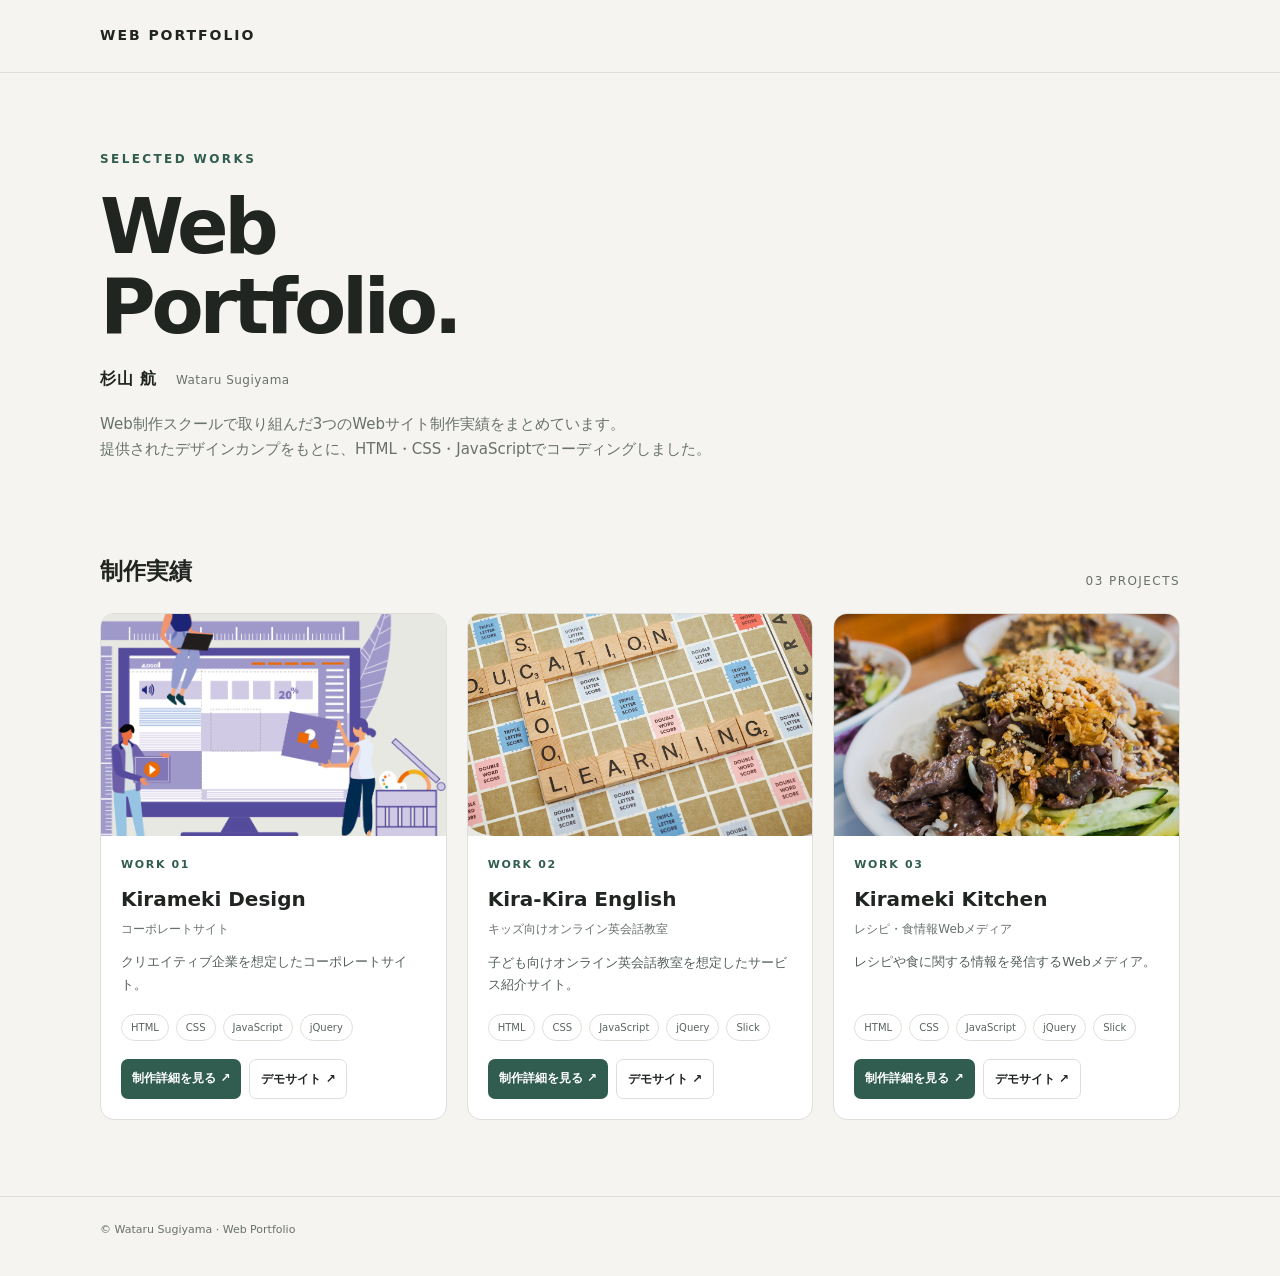
<file: index.html>
<!doctype html>
<html lang="ja">
  <head>
    <meta charset="utf-8" />
    <meta name="viewport" content="width=device-width,initial-scale=1" />
    <meta
      name="description"
      content="杉山 航のWeb制作ポートフォリオ。Web制作スクールで取り組んだ3つのWebサイト制作実績を紹介します。"
    />
    <title>杉山 航 | Web Portfolio</title>
    <style>
      :root {
        --ink: #202522;
        --muted: #68716b;
        --paper: #f5f4f0;
        --line: #dedfd8;
        --accent: #315d50;
      }
      * {
        box-sizing: border-box;
      }
      body {
        margin: 0;
        background: var(--paper);
        color: var(--ink);
        font-family:
          system-ui,
          -apple-system,
          "Noto Sans JP",
          sans-serif;
        line-height: 1.7;
      }
      a {
        color: inherit;
      }
      .wrap {
        width: min(1080px, calc(100% - 40px));
        margin: auto;
      }
      header {
        padding: 24px 0;
        border-bottom: 1px solid var(--line);
      }
      .brand {
        font-size: 14px;
        font-weight: 750;
        letter-spacing: 0.14em;
      }
      .hero {
        padding: 76px 0 56px;
      }
      .eyebrow {
        font-size: 12px;
        letter-spacing: 0.2em;
        color: var(--accent);
        font-weight: 750;
      }
      h1 {
        font-size: clamp(42px, 7vw, 76px);
        line-height: 1.05;
        letter-spacing: -0.055em;
        margin: 18px 0;
      }
      .author {
        margin: 0 0 20px;
        font-size: 16px;
        font-weight: 700;
        letter-spacing: 0.06em;
      }
      .author span {
        font-size: 12px;
        font-weight: 500;
        color: var(--muted);
        margin-left: 12px;
        letter-spacing: 0.04em;
      }
      .intro {
        max-width: 1080px;
        color: var(--muted);
        font-size: 15px;
      }
      .works-head {
        display: flex;
        align-items: end;
        justify-content: space-between;
        margin: 18px 0 22px;
      }
      h2 {
        font-size: 23px;
        margin: 0;
      }
      .count {
        font-size: 12px;
        color: var(--muted);
        letter-spacing: 0.12em;
      }
      .grid {
        display: grid;
        grid-template-columns: repeat(3, 1fr);
        gap: 20px;
        padding-bottom: 76px;
      }
      .card {
        background: #fff;
        border: 1px solid var(--line);
        border-radius: 14px;
        overflow: hidden;
        display: flex;
        flex-direction: column;
      }
      .thumb {
        aspect-ratio: 1.55;
        overflow: hidden;
        background: #e8e8e2;
      }
      .thumb img {
        width: 100%;
        height: 100%;
        object-fit: cover;
        display: block;
      }
      .body {
        padding: 20px;
        display: flex;
        flex: 1;
        flex-direction: column;
      }
      .num {
        font-size: 11px;
        letter-spacing: 0.15em;
        color: var(--accent);
        font-weight: 750;
      }
      h3 {
        font-size: 20px;
        margin: 7px 0 3px;
      }
      .jp {
        font-size: 12px;
        color: var(--muted);
        margin-bottom: 12px;
      }
      .desc {
        font-size: 13px;
        color: #555f59;
        margin: 0 0 18px;
      }
      .tags {
        display: flex;
        gap: 7px;
        flex-wrap: wrap;
        margin-top: auto;
      }
      .tag {
        font-size: 10px;
        padding: 4px 9px;
        border: 1px solid var(--line);
        border-radius: 99px;
        color: #59635d;
      }
      .actions {
        display: flex;
        gap: 8px;
        margin-top: 18px;
        flex-wrap: wrap;
      }
      .actions a {
        font-size: 12px;
        font-weight: 700;
        text-decoration: none;
        border-radius: 7px;
        padding: 9px 11px;
      }
      .detail {
        background: #315d50;
        color: white;
      }
      .demo {
        border: 1px solid var(--line);
      }
      footer {
        border-top: 1px solid var(--line);
        padding: 24px 0 36px;
        color: var(--muted);
        font-size: 11px;
      }
      @media (max-width: 760px) {
        .hero {
          padding: 55px 0 38px;
        }
        .grid {
          grid-template-columns: 1fr;
          gap: 15px;
        }
        .card {
          display: grid;
          grid-template-columns: 38% 1fr;
        }
        .thumb {
          height: 100%;
          min-height: 190px;
          aspect-ratio: auto;
        }
        .body {
          padding: 16px;
        }
        .desc {
          font-size: 12px;
        }
      }
      @media (max-width: 420px) {
        .card {
          grid-template-columns: 1fr;
        }
        .thumb {
          aspect-ratio: 1.65;
          min-height: 0;
        }
        .hero {
          padding-top: 42px;
        }
        .author span {
          display: block;
          margin: 2px 0 0;
        }
      }
    </style>
  </head>
  <body>
    <header><div class="wrap brand">WEB PORTFOLIO</div></header>
    <main class="wrap">
      <section class="hero">
        <div class="eyebrow">SELECTED WORKS</div>
        <h1>Web<br />Portfolio.</h1>
        <p class="author">杉山 航 <span>Wataru Sugiyama</span></p>
        <p class="intro">
          Web制作スクールで取り組んだ3つのWebサイト制作実績をまとめています。<br />
          提供されたデザインカンプをもとに、HTML・CSS・JavaScriptでコーディングしました。
        </p>
      </section>
      <section>
        <div class="works-head">
          <h2>制作実績</h2>
          <span class="count">03 PROJECTS</span>
        </div>
        <div class="grid">
          <article class="card">
            <div class="thumb">
              <img
                src="./corporate-site/assets/images/cover/cover_bg_pc.png"
                alt="Kirameki Design"
              />
            </div>
            <div class="body">
              <span class="num">WORK 01</span>
              <h3>Kirameki Design</h3>
              <div class="jp">コーポレートサイト</div>
              <p class="desc">
                クリエイティブ企業を想定したコーポレートサイト。
              </p>
              <div class="tags">
                <span class="tag">HTML</span><span class="tag">CSS</span
                ><span class="tag">JavaScript</span
                ><span class="tag">jQuery</span>
              </div>
              <div class="actions">
                <a class="detail" href="./works/corporate-site.html"
                  >制作詳細を見る ↗</a
                ><a class="demo" href="./corporate-site/">デモサイト ↗</a>
              </div>
            </div>
          </article>
          <article class="card">
            <div class="thumb">
              <img
                src="./final-exam/images/cover/cover_pc_5.png"
                alt="Kira-Kira English"
              />
            </div>
            <div class="body">
              <span class="num">WORK 02</span>
              <h3>Kira-Kira English</h3>
              <div class="jp">キッズ向けオンライン英会話教室</div>
              <p class="desc">
                子ども向けオンライン英会話教室を想定したサービス紹介サイト。
              </p>
              <div class="tags">
                <span class="tag">HTML</span><span class="tag">CSS</span
                ><span class="tag">JavaScript</span
                ><span class="tag">jQuery</span><span class="tag">Slick</span>
              </div>
              <div class="actions">
                <a class="detail" href="./works/kira-kira-english.html"
                  >制作詳細を見る ↗</a
                ><a class="demo" href="./final-exam/">デモサイト ↗</a>
              </div>
            </div>
          </article>
          <article class="card">
            <div class="thumb">
              <img
                src="./recipe/images/cover/cover_pc_1.jpg"
                alt="Kirameki Kitchen"
              />
            </div>
            <div class="body">
              <span class="num">WORK 03</span>
              <h3>Kirameki Kitchen</h3>
              <div class="jp">レシピ・食情報Webメディア</div>
              <p class="desc">レシピや食に関する情報を発信するWebメディア。</p>
              <div class="tags">
                <span class="tag">HTML</span><span class="tag">CSS</span
                ><span class="tag">JavaScript</span
                ><span class="tag">jQuery</span><span class="tag">Slick</span>
              </div>
              <div class="actions">
                <a class="detail" href="./works/kirameki-kitchen.html"
                  >制作詳細を見る ↗</a
                ><a class="demo" href="./recipe/">デモサイト ↗</a>
              </div>
            </div>
          </article>
        </div>
      </section>
    </main>
    <footer><div class="wrap">© Wataru Sugiyama · Web Portfolio</div></footer>
  </body>
</html>
</file>
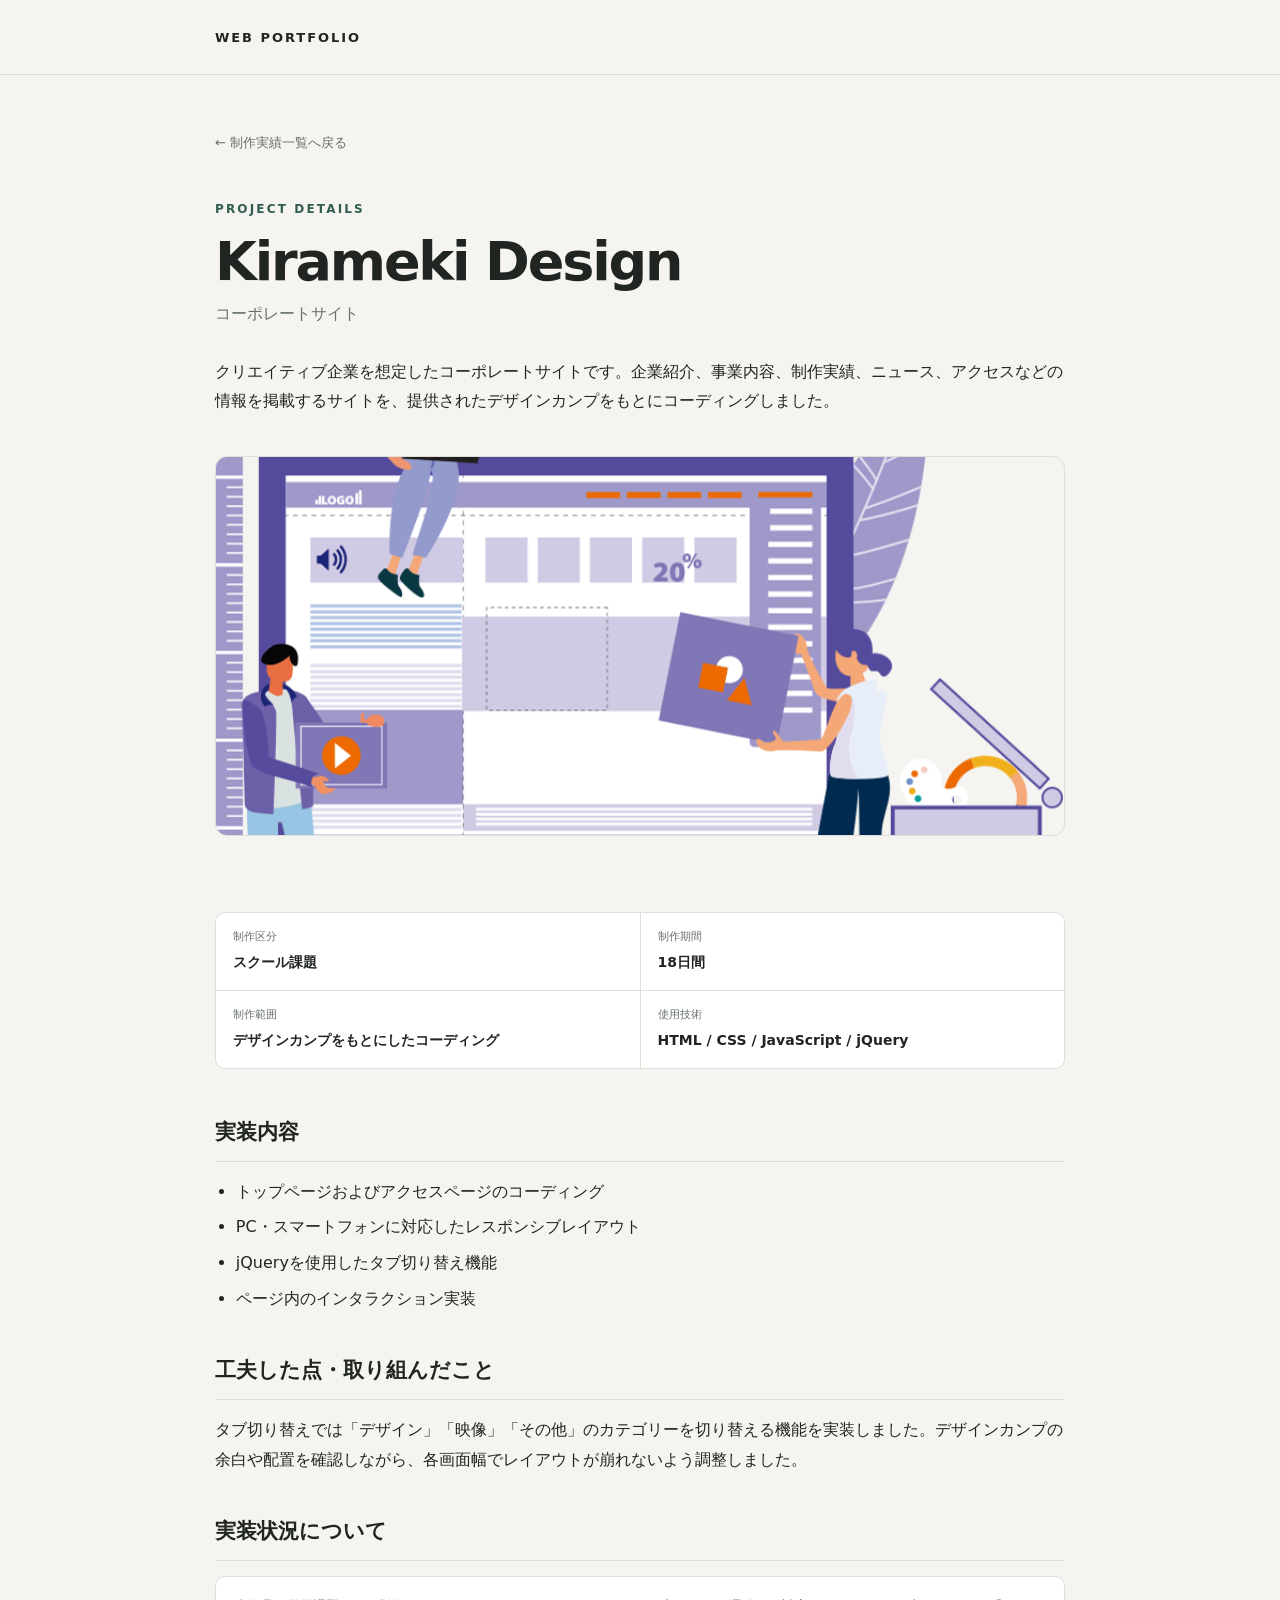
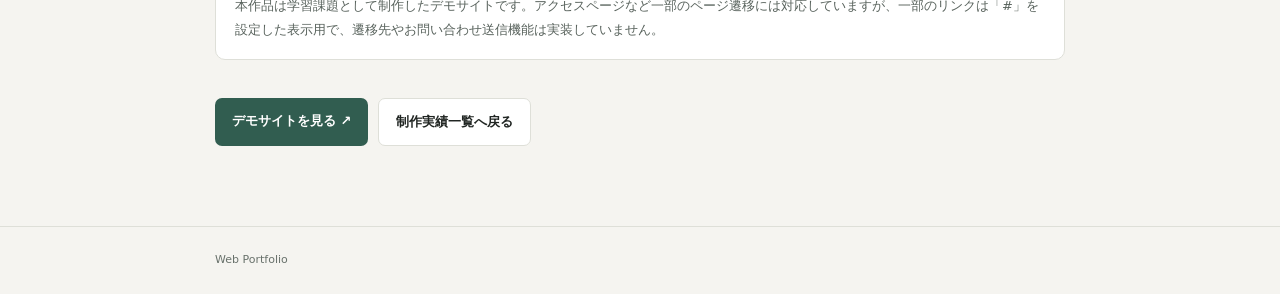
<file: works/corporate-site.html>
<!doctype html><html lang="ja"><head><meta charset="utf-8"><meta name="viewport" content="width=device-width,initial-scale=1"><meta name="description" content="Kirameki Designの制作内容・実装内容を紹介します。"><title>Kirameki Design｜制作詳細</title><style>
:root{--ink:#202522;--muted:#68716b;--paper:#f5f4f0;--line:#dedfd8;--accent:#315d50}
*{box-sizing:border-box}body{margin:0;background:var(--paper);color:var(--ink);font-family:system-ui,-apple-system,"Noto Sans JP",sans-serif;line-height:1.85}
a{color:inherit}.wrap{width:min(850px,calc(100% - 40px));margin:auto}header{padding:22px 0;border-bottom:1px solid var(--line)}.brand{font-size:13px;font-weight:750;letter-spacing:.15em;text-decoration:none}
main{padding:52px 0 80px}.back{font-size:13px;color:var(--muted);text-decoration:none}.eyebrow{margin-top:42px;color:var(--accent);font-size:12px;font-weight:750;letter-spacing:.18em}
h1{font-size:clamp(34px,6vw,54px);line-height:1.2;letter-spacing:-.04em;margin:10px 0 4px}.subtitle{color:var(--muted);margin:0 0 28px}.lead{font-size:16px}
.heroimg{width:100%;max-height:380px;object-fit:cover;border-radius:12px;margin:28px 0 36px;border:1px solid var(--line)}
.meta{display:grid;grid-template-columns:repeat(2,1fr);gap:1px;background:var(--line);border:1px solid var(--line);border-radius:10px;overflow:hidden;margin:30px 0 44px}.meta div{background:white;padding:14px 17px}.meta dt{font-size:11px;color:var(--muted)}.meta dd{margin:3px 0 0;font-size:14px;font-weight:650}
section{margin:38px 0}h2{font-size:21px;margin:0 0 15px;padding-bottom:9px;border-bottom:1px solid var(--line)}p{margin:0 0 12px}.list{padding-left:1.3em;margin:0}.list li{margin:6px 0}.note{background:#fff;border:1px solid var(--line);border-radius:10px;padding:17px 19px;color:#59635d;font-size:13px}
.buttons{display:flex;gap:10px;flex-wrap:wrap;margin-top:30px}.btn{display:inline-block;padding:11px 17px;border-radius:7px;text-decoration:none;font-size:13px;font-weight:700}.primary{background:var(--accent);color:white}.secondary{border:1px solid var(--line);background:white}
footer{border-top:1px solid var(--line);padding:23px 0;color:var(--muted);font-size:11px}
@media(max-width:560px){main{padding-top:34px}.meta{grid-template-columns:1fr}.heroimg{margin:20px 0 26px}}
</style></head><body>
<header><div class="wrap"><a class="brand" href="../">WEB PORTFOLIO</a></div></header><main class="wrap"><a class="back" href="../">← 制作実績一覧へ戻る</a><div class="eyebrow">PROJECT DETAILS</div><h1>Kirameki Design</h1><p class="subtitle">コーポレートサイト</p><p class="lead">クリエイティブ企業を想定したコーポレートサイトです。企業紹介、事業内容、制作実績、ニュース、アクセスなどの情報を掲載するサイトを、提供されたデザインカンプをもとにコーディングしました。</p><img class="heroimg" src="../corporate-site/assets/images/cover/cover_bg_pc.png" alt="Kirameki Designのサイト画面">
<dl class="meta"><div><dt>制作区分</dt><dd>スクール課題</dd></div><div><dt>制作期間</dt><dd>18日間</dd></div><div><dt>制作範囲</dt><dd>デザインカンプをもとにしたコーディング</dd></div><div><dt>使用技術</dt><dd>HTML / CSS / JavaScript / jQuery</dd></div></dl>
<section><h2>実装内容</h2><ul class='list'><li>トップページおよびアクセスページのコーディング</li><li>PC・スマートフォンに対応したレスポンシブレイアウト</li><li>jQueryを使用したタブ切り替え機能</li><li>ページ内のインタラクション実装</li></ul></section><section><h2>工夫した点・取り組んだこと</h2><p>タブ切り替えでは「デザイン」「映像」「その他」のカテゴリーを切り替える機能を実装しました。デザインカンプの余白や配置を確認しながら、各画面幅でレイアウトが崩れないよう調整しました。</p></section><section><h2>実装状況について</h2><div class="note">本作品は学習課題として制作したデモサイトです。アクセスページなど一部のページ遷移には対応していますが、一部のリンクは「#」を設定した表示用で、遷移先やお問い合わせ送信機能は実装していません。</div></section>
<div class="buttons"><a class="btn primary" href="../corporate-site/">デモサイトを見る ↗</a><a class="btn secondary" href="../">制作実績一覧へ戻る</a></div></main><footer><div class="wrap">Web Portfolio</div></footer></body></html>
</file>
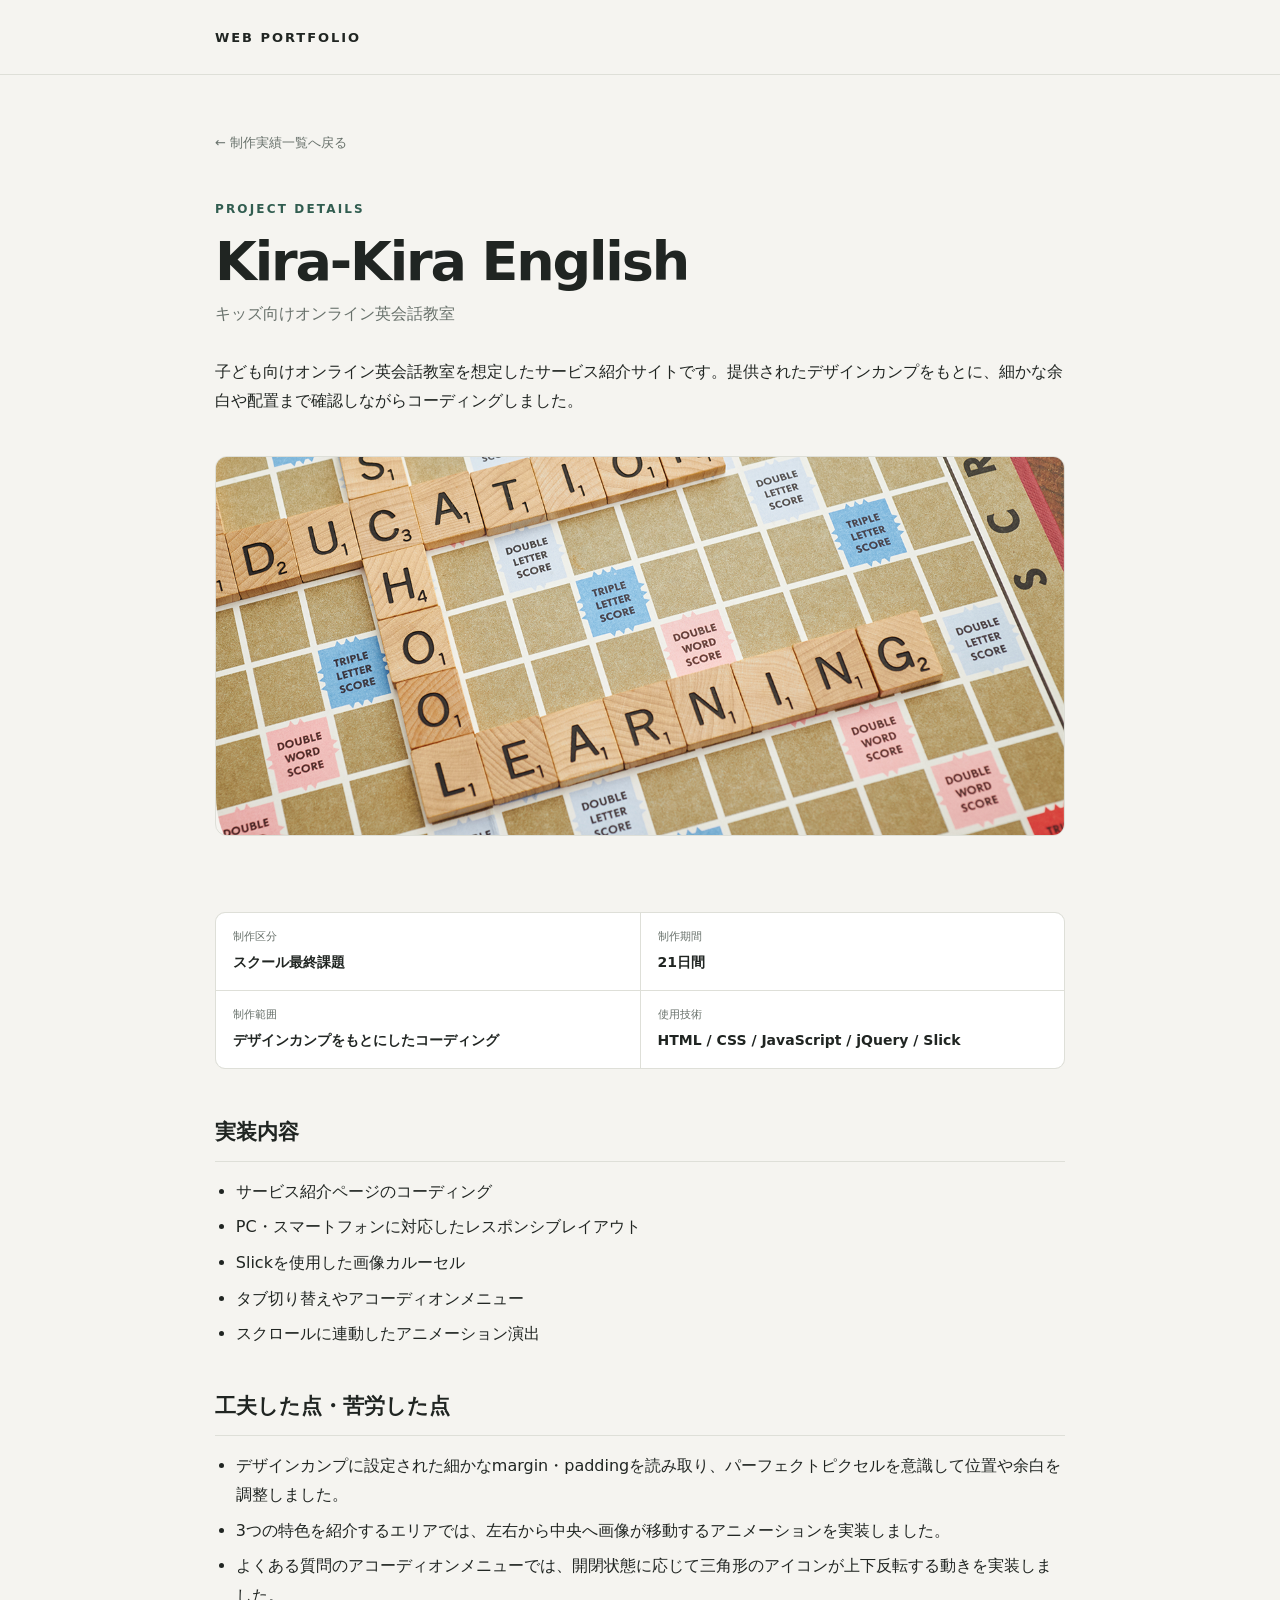
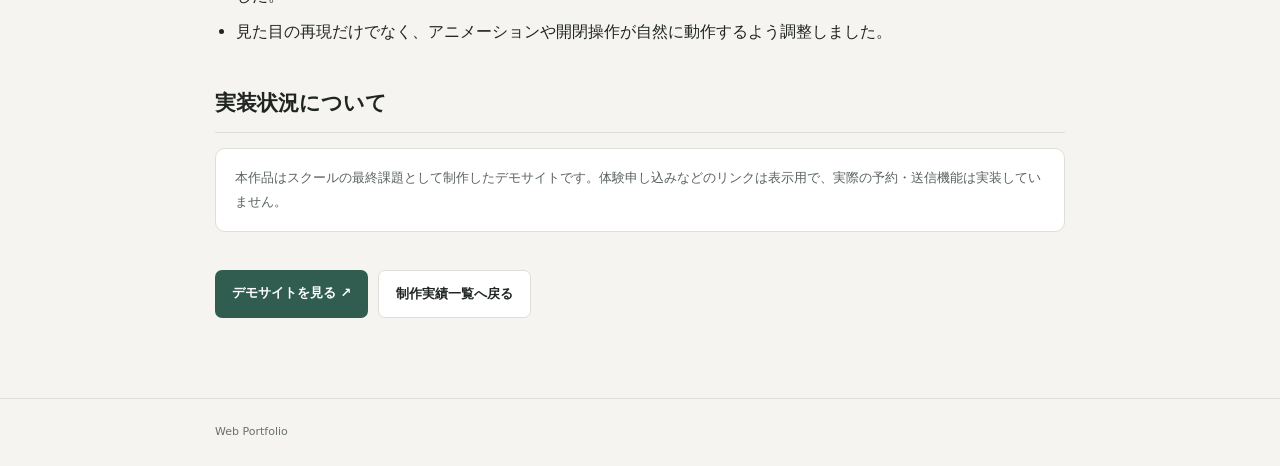
<file: works/kira-kira-english.html>
<!doctype html><html lang="ja"><head><meta charset="utf-8"><meta name="viewport" content="width=device-width,initial-scale=1"><meta name="description" content="Kira-Kira Englishの制作内容・実装内容を紹介します。"><title>Kira-Kira English｜制作詳細</title><style>
:root{--ink:#202522;--muted:#68716b;--paper:#f5f4f0;--line:#dedfd8;--accent:#315d50}
*{box-sizing:border-box}body{margin:0;background:var(--paper);color:var(--ink);font-family:system-ui,-apple-system,"Noto Sans JP",sans-serif;line-height:1.85}
a{color:inherit}.wrap{width:min(850px,calc(100% - 40px));margin:auto}header{padding:22px 0;border-bottom:1px solid var(--line)}.brand{font-size:13px;font-weight:750;letter-spacing:.15em;text-decoration:none}
main{padding:52px 0 80px}.back{font-size:13px;color:var(--muted);text-decoration:none}.eyebrow{margin-top:42px;color:var(--accent);font-size:12px;font-weight:750;letter-spacing:.18em}
h1{font-size:clamp(34px,6vw,54px);line-height:1.2;letter-spacing:-.04em;margin:10px 0 4px}.subtitle{color:var(--muted);margin:0 0 28px}.lead{font-size:16px}
.heroimg{width:100%;max-height:380px;object-fit:cover;border-radius:12px;margin:28px 0 36px;border:1px solid var(--line)}
.meta{display:grid;grid-template-columns:repeat(2,1fr);gap:1px;background:var(--line);border:1px solid var(--line);border-radius:10px;overflow:hidden;margin:30px 0 44px}.meta div{background:white;padding:14px 17px}.meta dt{font-size:11px;color:var(--muted)}.meta dd{margin:3px 0 0;font-size:14px;font-weight:650}
section{margin:38px 0}h2{font-size:21px;margin:0 0 15px;padding-bottom:9px;border-bottom:1px solid var(--line)}p{margin:0 0 12px}.list{padding-left:1.3em;margin:0}.list li{margin:6px 0}.note{background:#fff;border:1px solid var(--line);border-radius:10px;padding:17px 19px;color:#59635d;font-size:13px}
.buttons{display:flex;gap:10px;flex-wrap:wrap;margin-top:30px}.btn{display:inline-block;padding:11px 17px;border-radius:7px;text-decoration:none;font-size:13px;font-weight:700}.primary{background:var(--accent);color:white}.secondary{border:1px solid var(--line);background:white}
footer{border-top:1px solid var(--line);padding:23px 0;color:var(--muted);font-size:11px}
@media(max-width:560px){main{padding-top:34px}.meta{grid-template-columns:1fr}.heroimg{margin:20px 0 26px}}
</style></head><body>
<header><div class="wrap"><a class="brand" href="../">WEB PORTFOLIO</a></div></header><main class="wrap"><a class="back" href="../">← 制作実績一覧へ戻る</a><div class="eyebrow">PROJECT DETAILS</div><h1>Kira-Kira English</h1><p class="subtitle">キッズ向けオンライン英会話教室</p><p class="lead">子ども向けオンライン英会話教室を想定したサービス紹介サイトです。提供されたデザインカンプをもとに、細かな余白や配置まで確認しながらコーディングしました。</p><img class="heroimg" src="../final-exam/images/cover/cover_pc_5.png" alt="Kira-Kira Englishのサイト画面">
<dl class="meta"><div><dt>制作区分</dt><dd>スクール最終課題</dd></div><div><dt>制作期間</dt><dd>21日間</dd></div><div><dt>制作範囲</dt><dd>デザインカンプをもとにしたコーディング</dd></div><div><dt>使用技術</dt><dd>HTML / CSS / JavaScript / jQuery / Slick</dd></div></dl>
<section><h2>実装内容</h2><ul class='list'><li>サービス紹介ページのコーディング</li><li>PC・スマートフォンに対応したレスポンシブレイアウト</li><li>Slickを使用した画像カルーセル</li><li>タブ切り替えやアコーディオンメニュー</li><li>スクロールに連動したアニメーション演出</li></ul></section><section><h2>工夫した点・苦労した点</h2><ul class='list'><li>デザインカンプに設定された細かなmargin・paddingを読み取り、パーフェクトピクセルを意識して位置や余白を調整しました。</li><li>3つの特色を紹介するエリアでは、左右から中央へ画像が移動するアニメーションを実装しました。</li><li>よくある質問のアコーディオンメニューでは、開閉状態に応じて三角形のアイコンが上下反転する動きを実装しました。</li><li>見た目の再現だけでなく、アニメーションや開閉操作が自然に動作するよう調整しました。</li></ul></section><section><h2>実装状況について</h2><div class="note">本作品はスクールの最終課題として制作したデモサイトです。体験申し込みなどのリンクは表示用で、実際の予約・送信機能は実装していません。</div></section>
<div class="buttons"><a class="btn primary" href="../final-exam/">デモサイトを見る ↗</a><a class="btn secondary" href="../">制作実績一覧へ戻る</a></div></main><footer><div class="wrap">Web Portfolio</div></footer></body></html>
</file>
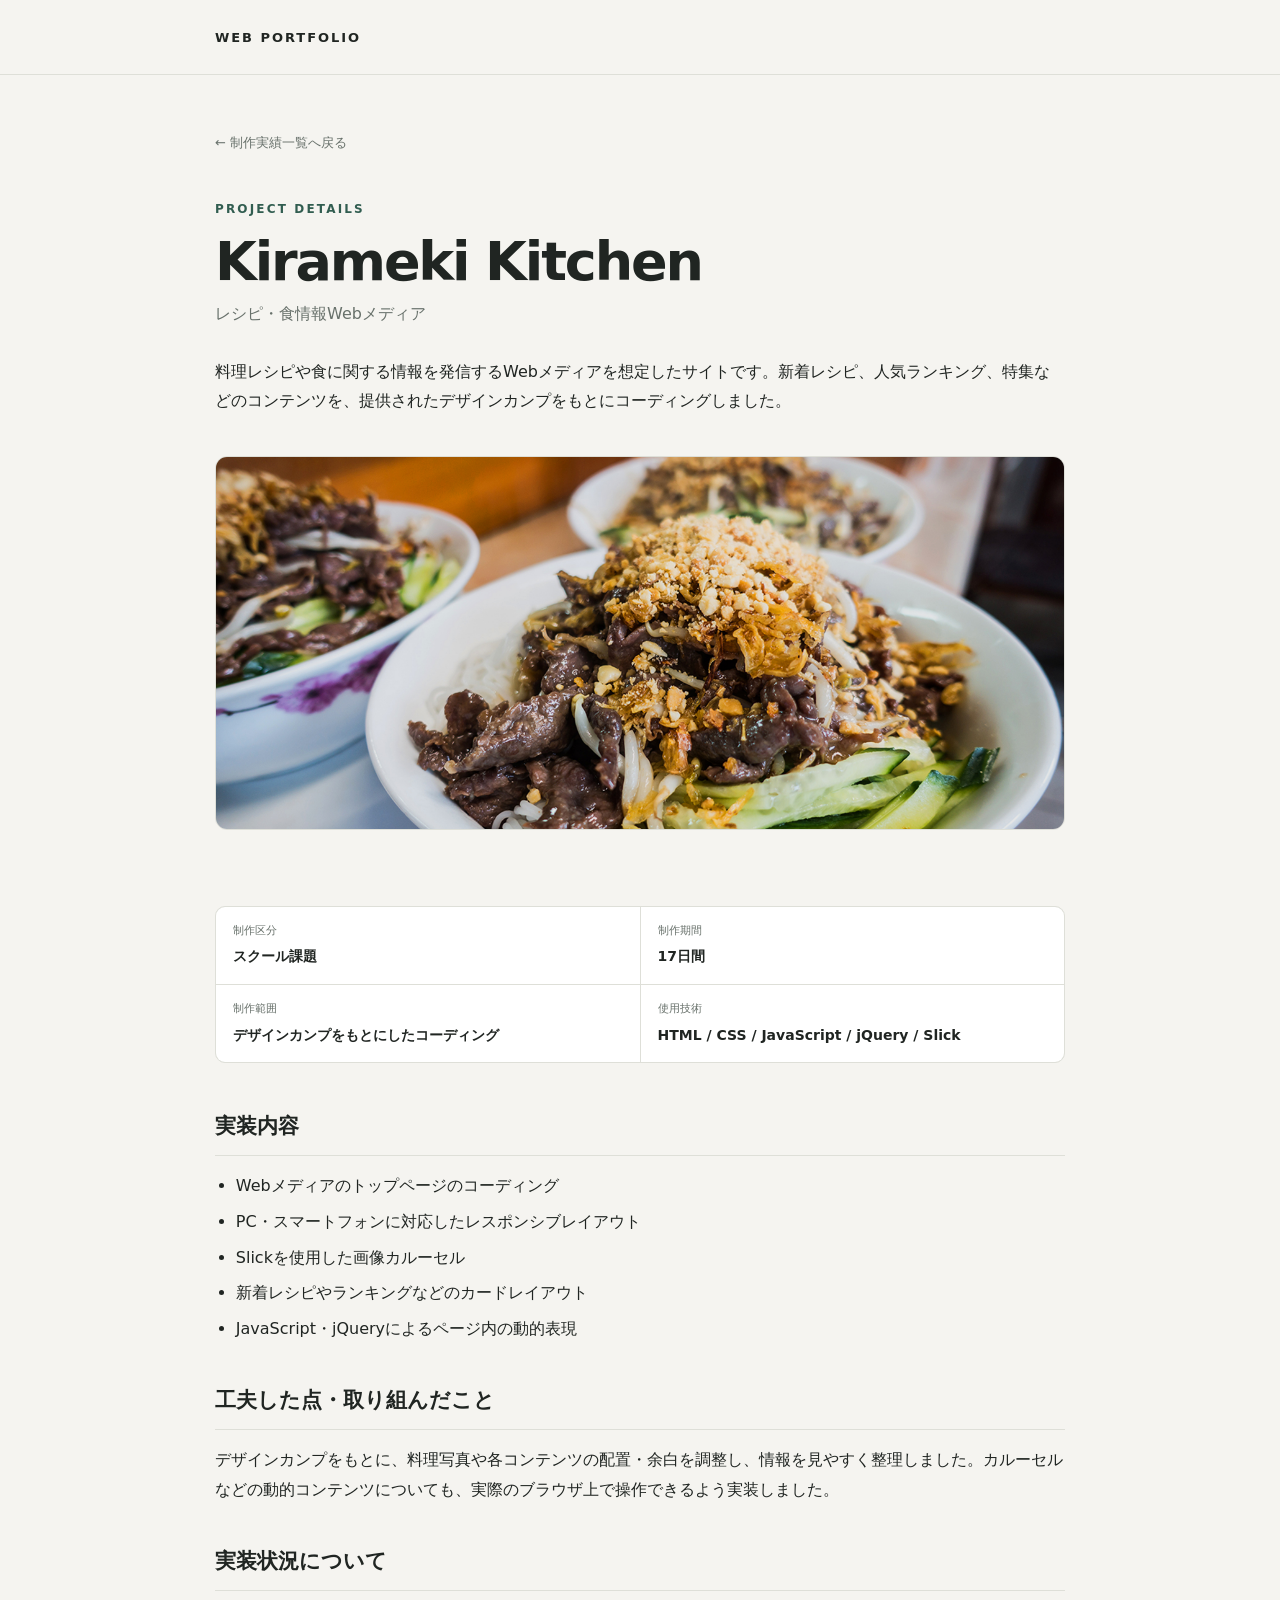
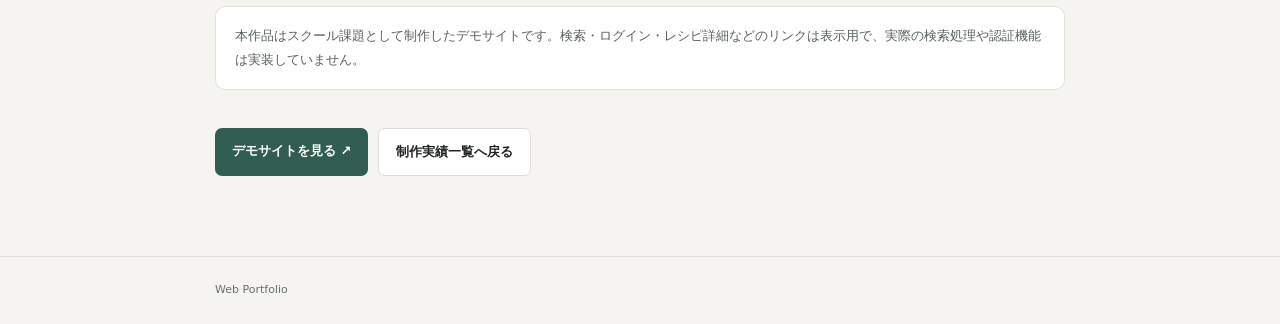
<file: works/kirameki-kitchen.html>
<!doctype html><html lang="ja"><head><meta charset="utf-8"><meta name="viewport" content="width=device-width,initial-scale=1"><meta name="description" content="Kirameki Kitchenの制作内容・実装内容を紹介します。"><title>Kirameki Kitchen｜制作詳細</title><style>
:root{--ink:#202522;--muted:#68716b;--paper:#f5f4f0;--line:#dedfd8;--accent:#315d50}
*{box-sizing:border-box}body{margin:0;background:var(--paper);color:var(--ink);font-family:system-ui,-apple-system,"Noto Sans JP",sans-serif;line-height:1.85}
a{color:inherit}.wrap{width:min(850px,calc(100% - 40px));margin:auto}header{padding:22px 0;border-bottom:1px solid var(--line)}.brand{font-size:13px;font-weight:750;letter-spacing:.15em;text-decoration:none}
main{padding:52px 0 80px}.back{font-size:13px;color:var(--muted);text-decoration:none}.eyebrow{margin-top:42px;color:var(--accent);font-size:12px;font-weight:750;letter-spacing:.18em}
h1{font-size:clamp(34px,6vw,54px);line-height:1.2;letter-spacing:-.04em;margin:10px 0 4px}.subtitle{color:var(--muted);margin:0 0 28px}.lead{font-size:16px}
.heroimg{width:100%;max-height:380px;object-fit:cover;border-radius:12px;margin:28px 0 36px;border:1px solid var(--line)}
.meta{display:grid;grid-template-columns:repeat(2,1fr);gap:1px;background:var(--line);border:1px solid var(--line);border-radius:10px;overflow:hidden;margin:30px 0 44px}.meta div{background:white;padding:14px 17px}.meta dt{font-size:11px;color:var(--muted)}.meta dd{margin:3px 0 0;font-size:14px;font-weight:650}
section{margin:38px 0}h2{font-size:21px;margin:0 0 15px;padding-bottom:9px;border-bottom:1px solid var(--line)}p{margin:0 0 12px}.list{padding-left:1.3em;margin:0}.list li{margin:6px 0}.note{background:#fff;border:1px solid var(--line);border-radius:10px;padding:17px 19px;color:#59635d;font-size:13px}
.buttons{display:flex;gap:10px;flex-wrap:wrap;margin-top:30px}.btn{display:inline-block;padding:11px 17px;border-radius:7px;text-decoration:none;font-size:13px;font-weight:700}.primary{background:var(--accent);color:white}.secondary{border:1px solid var(--line);background:white}
footer{border-top:1px solid var(--line);padding:23px 0;color:var(--muted);font-size:11px}
@media(max-width:560px){main{padding-top:34px}.meta{grid-template-columns:1fr}.heroimg{margin:20px 0 26px}}
</style></head><body>
<header><div class="wrap"><a class="brand" href="../">WEB PORTFOLIO</a></div></header><main class="wrap"><a class="back" href="../">← 制作実績一覧へ戻る</a><div class="eyebrow">PROJECT DETAILS</div><h1>Kirameki Kitchen</h1><p class="subtitle">レシピ・食情報Webメディア</p><p class="lead">料理レシピや食に関する情報を発信するWebメディアを想定したサイトです。新着レシピ、人気ランキング、特集などのコンテンツを、提供されたデザインカンプをもとにコーディングしました。</p><img class="heroimg" src="../recipe/images/cover/cover_pc_1.jpg" alt="Kirameki Kitchenのサイト画面">
<dl class="meta"><div><dt>制作区分</dt><dd>スクール課題</dd></div><div><dt>制作期間</dt><dd>17日間</dd></div><div><dt>制作範囲</dt><dd>デザインカンプをもとにしたコーディング</dd></div><div><dt>使用技術</dt><dd>HTML / CSS / JavaScript / jQuery / Slick</dd></div></dl>
<section><h2>実装内容</h2><ul class='list'><li>Webメディアのトップページのコーディング</li><li>PC・スマートフォンに対応したレスポンシブレイアウト</li><li>Slickを使用した画像カルーセル</li><li>新着レシピやランキングなどのカードレイアウト</li><li>JavaScript・jQueryによるページ内の動的表現</li></ul></section><section><h2>工夫した点・取り組んだこと</h2><p>デザインカンプをもとに、料理写真や各コンテンツの配置・余白を調整し、情報を見やすく整理しました。カルーセルなどの動的コンテンツについても、実際のブラウザ上で操作できるよう実装しました。</p></section><section><h2>実装状況について</h2><div class="note">本作品はスクール課題として制作したデモサイトです。検索・ログイン・レシピ詳細などのリンクは表示用で、実際の検索処理や認証機能は実装していません。</div></section>
<div class="buttons"><a class="btn primary" href="../recipe/">デモサイトを見る ↗</a><a class="btn secondary" href="../">制作実績一覧へ戻る</a></div></main><footer><div class="wrap">Web Portfolio</div></footer></body></html>
</file>
